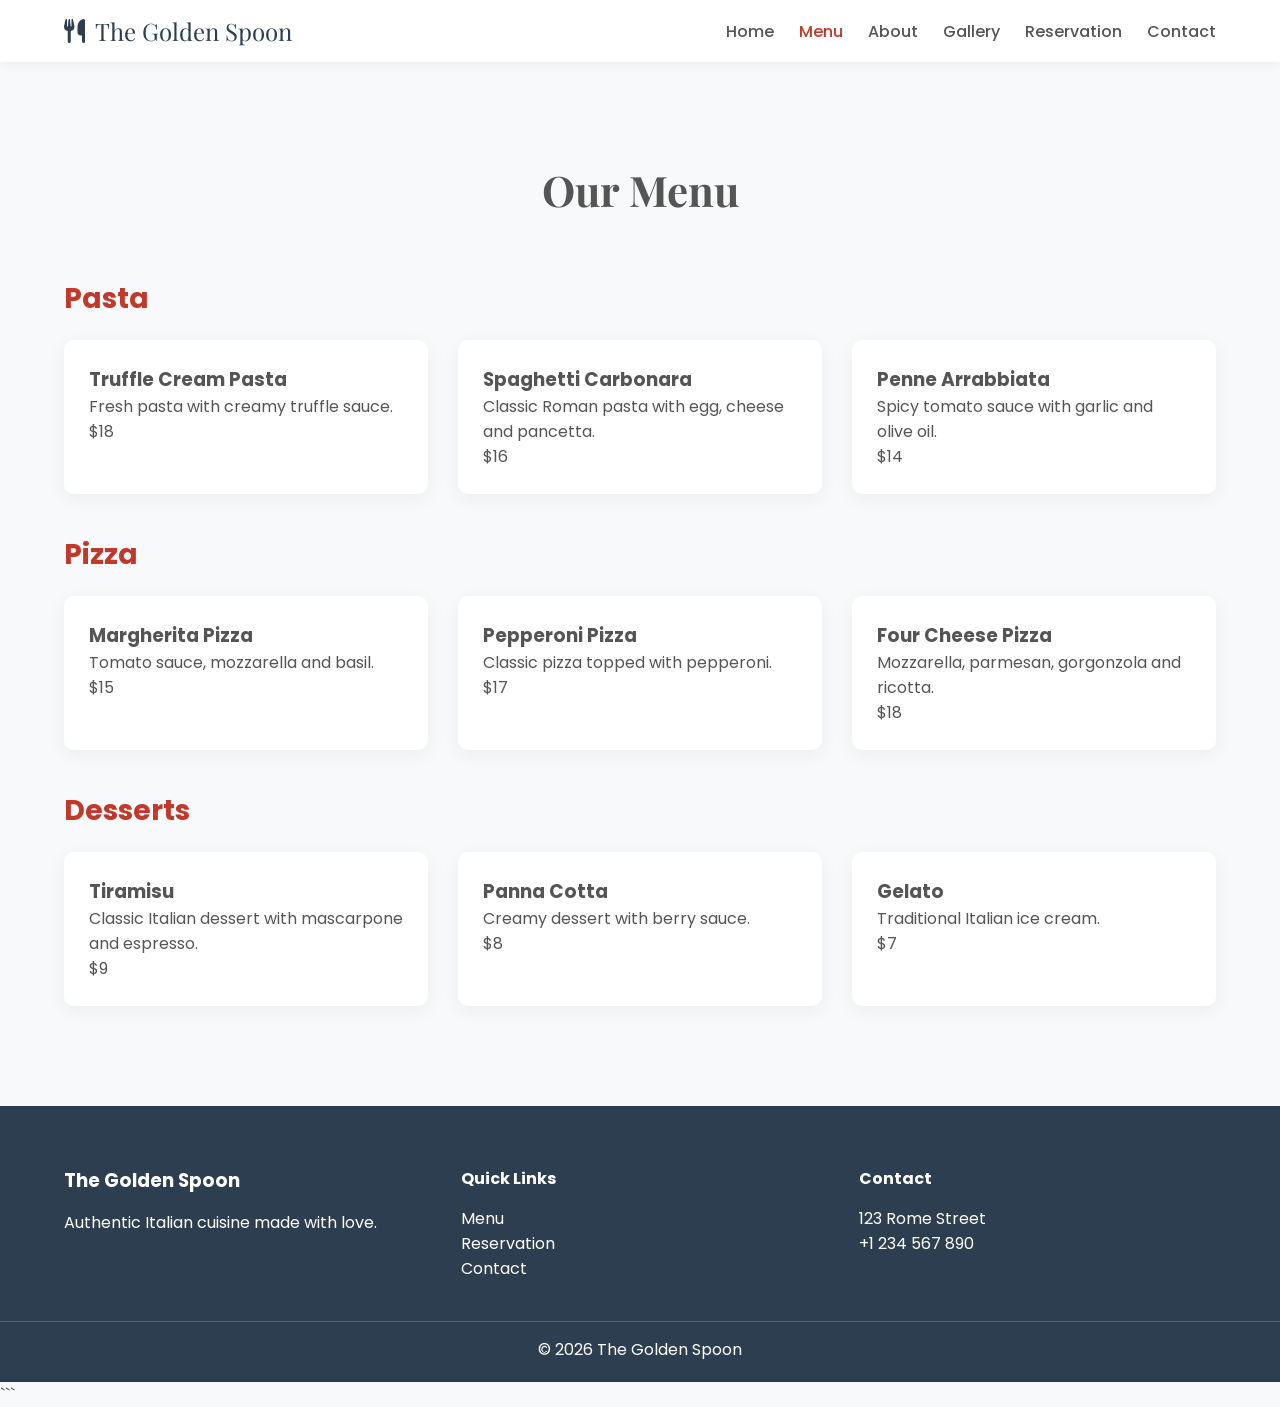
<file: menu.html>
<!DOCTYPE html>
<html lang="en">
<head>
<meta charset="UTF-8">
<meta name="viewport" content="width=device-width, initial-scale=1.0">

<title>Menu | The Golden Spoon</title>

<link href="https://fonts.googleapis.com/css2?family=Playfair+Display:wght@600;700&family=Poppins:wght@300;400;500;600&display=swap" rel="stylesheet">

<link rel="stylesheet" href="https://cdnjs.cloudflare.com/ajax/libs/font-awesome/6.5.0/css/all.min.css">

<link rel="stylesheet" href="css/base.css">
<link rel="stylesheet" href="css/layout.css">
<link rel="stylesheet" href="css/menu.css">
<link rel="stylesheet" href="css/responsive.css">

</head>

<body>

<header class="header">
<div class="container nav-container">

<div class="logo">
<i class="fa-solid fa-utensils"></i>
<span>The Golden Spoon</span>
</div>

<nav class="navbar">
<ul class="nav-links">
<li><a href="index.html">Home</a></li>
<li><a href="menu.html" class="active">Menu</a></li>
<li><a href="about.html">About</a></li>
<li><a href="gallery.html">Gallery</a></li>
<li><a href="reservation.html">Reservation</a></li>
<li><a href="contact.html">Contact</a></li>
</ul>
</nav>

</div>
</header>


<section class="menu-page">

<div class="container">

<h1 class="menu-title">Our Menu</h1>


<h2 class="menu-category">Pasta</h2>

<div class="menu-items">

<div class="menu-item">
<h3>Truffle Cream Pasta</h3>
<p>Fresh pasta with creamy truffle sauce.</p>
<span>$18</span>
</div>

<div class="menu-item">
<h3>Spaghetti Carbonara</h3>
<p>Classic Roman pasta with egg, cheese and pancetta.</p>
<span>$16</span>
</div>

<div class="menu-item">
<h3>Penne Arrabbiata</h3>
<p>Spicy tomato sauce with garlic and olive oil.</p>
<span>$14</span>
</div>

</div>


<h2 class="menu-category">Pizza</h2>

<div class="menu-items">

<div class="menu-item">
<h3>Margherita Pizza</h3>
<p>Tomato sauce, mozzarella and basil.</p>
<span>$15</span>
</div>

<div class="menu-item">
<h3>Pepperoni Pizza</h3>
<p>Classic pizza topped with pepperoni.</p>
<span>$17</span>
</div>

<div class="menu-item">
<h3>Four Cheese Pizza</h3>
<p>Mozzarella, parmesan, gorgonzola and ricotta.</p>
<span>$18</span>
</div>

</div>


<h2 class="menu-category">Desserts</h2>

<div class="menu-items">

<div class="menu-item">
<h3>Tiramisu</h3>
<p>Classic Italian dessert with mascarpone and espresso.</p>
<span>$9</span>
</div>

<div class="menu-item">
<h3>Panna Cotta</h3>
<p>Creamy dessert with berry sauce.</p>
<span>$8</span>
</div>

<div class="menu-item">
<h3>Gelato</h3>
<p>Traditional Italian ice cream.</p>
<span>$7</span>
</div>

</div>

</div>

</section>


<footer class="footer">

<div class="container footer-grid">

<div>
<h3>The Golden Spoon</h3>
<p>Authentic Italian cuisine made with love.</p>
</div>

<div>
<h4>Quick Links</h4>
<ul>
<li><a href="menu.html">Menu</a></li>
<li><a href="reservation.html">Reservation</a></li>
<li><a href="contact.html">Contact</a></li>
</ul>
</div>

<div>
<h4>Contact</h4>
<p>123 Rome Street</p>
<p>+1 234 567 890</p>
</div>

</div>

<div class="footer-bottom">
<p>© 2026 The Golden Spoon</p>
</div>

</footer>

</body>
</html>
```
</file>
<file: css/base.css>
/* ===========================
   CSS VARIABLES
=========================== */
:root {
    --primary-color: #c0392b;
    --secondary-color: #f8f9fa;
    --dark-color: #2c3e50;
    --text-color: #555;
    --white: #ffffff;

    --font-heading: 'Playfair Display', serif;
    --font-body: 'Poppins', sans-serif;
}

/* ===========================
   GLOBAL STYLES
=========================== */

*{
    margin:0;
    padding:0;
    box-sizing:border-box;
}

body{
    font-family:var(--font-body);
    background-color:var(--secondary-color);
    color:var(--text-color);
}

.container{
    width:90%;
    max-width:1200px;
    margin:auto;
}

a{
    text-decoration:none;
    color:inherit;
}
</file>
<file: css/layout.css>
/* ===========================
   HEADER
=========================== */

.header{
    background:var(--white);
    padding:15px 0;
    box-shadow:0 2px 10px rgba(0,0,0,0.05);
}

.header.sticky{
    position:fixed;
    width:100%;
    top:0;
    left:0;
    z-index:1000;
}

.nav-container{
    display:flex;
    justify-content:space-between;
    align-items:center;
}

.logo{
    font-family:var(--font-heading);
    font-size:24px;
    color:var(--dark-color);
    display:flex;
    align-items:center;
    gap:10px;
}

.nav-links{
    list-style:none;
    display:flex;
    gap:25px;
}

.nav-links a{
    font-weight:500;
    transition:0.3s;
}

.nav-links a:hover,
.nav-links .active{
    color:var(--primary-color);
}

.hamburger{
    display:none;
    font-size:22px;
    cursor:pointer;
}

/* ===========================
   BUTTON
=========================== */

.btn{
    display:inline-block;
    padding:14px 34px;
    background:var(--primary-color);
    color:var(--white);
    border-radius:50px;
    font-weight:500;
    transition:0.3s;
}

.btn:hover{
    background:#a93226;
}

/* ===========================
   FOOTER
=========================== */

.footer{
    background:var(--dark-color);
    color:var(--white);
    padding:60px 0 20px;
}

.footer-grid{
    display:grid;
    grid-template-columns:repeat(3,1fr);
    gap:40px;
}

.footer h3,
.footer h4{
    margin-bottom:15px;
}

.footer ul{
    list-style:none;
}

.footer-bottom{
    text-align:center;
    margin-top:40px;
    border-top:1px solid rgba(255,255,255,0.2);
    padding-top:15px;
}
</file>
<file: css/menu.css>
/* MENU PAGE */

.menu-page{
    padding:100px 0;
}

.menu-title{
    font-family:var(--font-heading);
    font-size:42px;
    text-align:center;
    margin-bottom:60px;
}

.menu-category{
    font-size:28px;
    margin:40px 0 20px;
    color:var(--primary-color);
}

.menu-items{
    display:grid;
    grid-template-columns:repeat(3,1fr);
    gap:30px;
}

.menu-item{
    background:var(--white);
    padding:25px;
    border-radius:10px;
    box-shadow:0 5px 20px rgba(0,0,0,0.05);
    transition:0.3s;
}

.menu-item:hover{
    transform:translateY(-5px);
}
</file>
<file: css/responsive.css>
@media (max-width:1200px){

.menu-grid{
grid-template-columns:repeat(2,1fr);
}

}

@media (max-width:992px){

.about-grid{
grid-template-columns:1fr;
text-align:center;
}

.feature-grid{
grid-template-columns:1fr;
}

.testimonial-grid{
grid-template-columns:1fr;
}

.footer-grid{
grid-template-columns:1fr;
text-align:center;
}

}

@media (max-width:768px){

.nav-links{
position:fixed;
top:0;
right:-100%;
height:100%;
width:250px;
background:var(--white);
flex-direction:column;
align-items:center;
justify-content:center;
gap:40px;
transition:0.3s;
}

.nav-links.show{
right:0;
}

.hamburger{
display:block;
}

}

@media (max-width:600px){

.menu-grid{
grid-template-columns:1fr;
}

.menu-items{
grid-template-columns:1fr;
}

}
</file>
